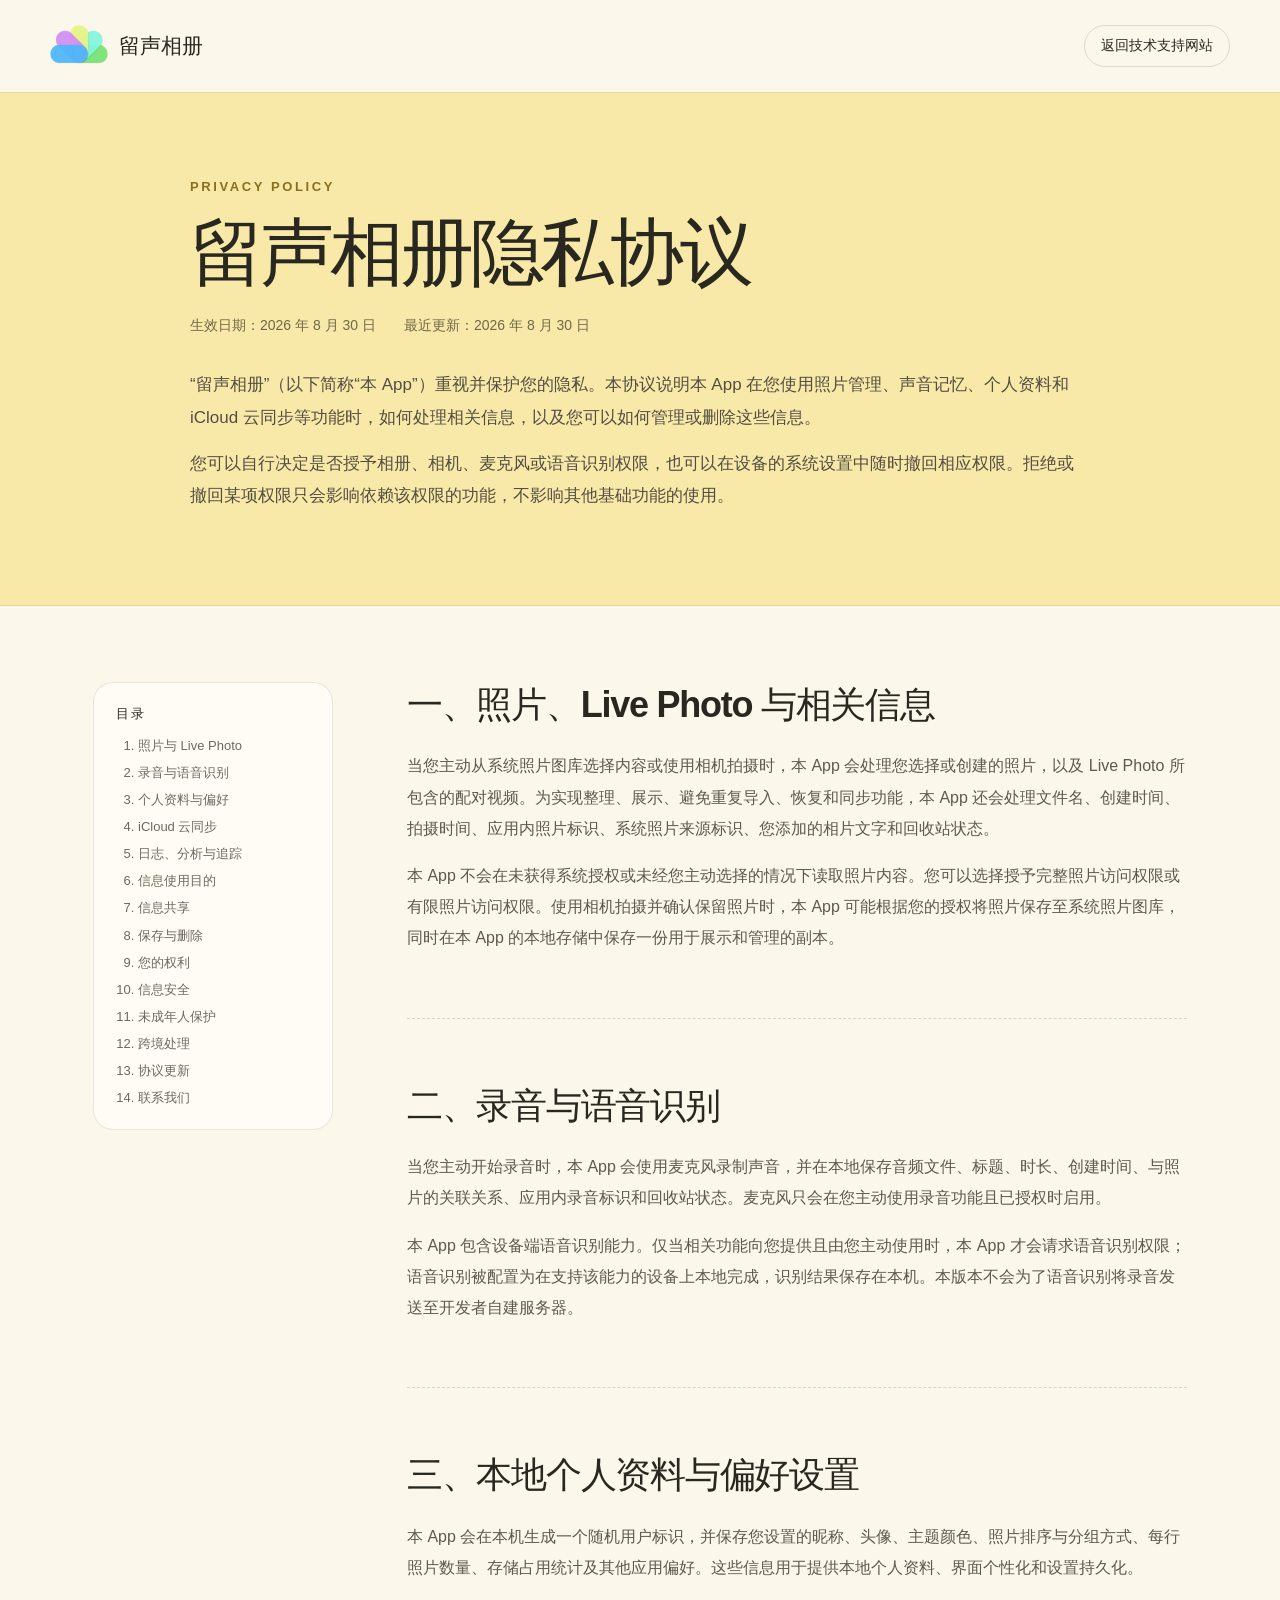
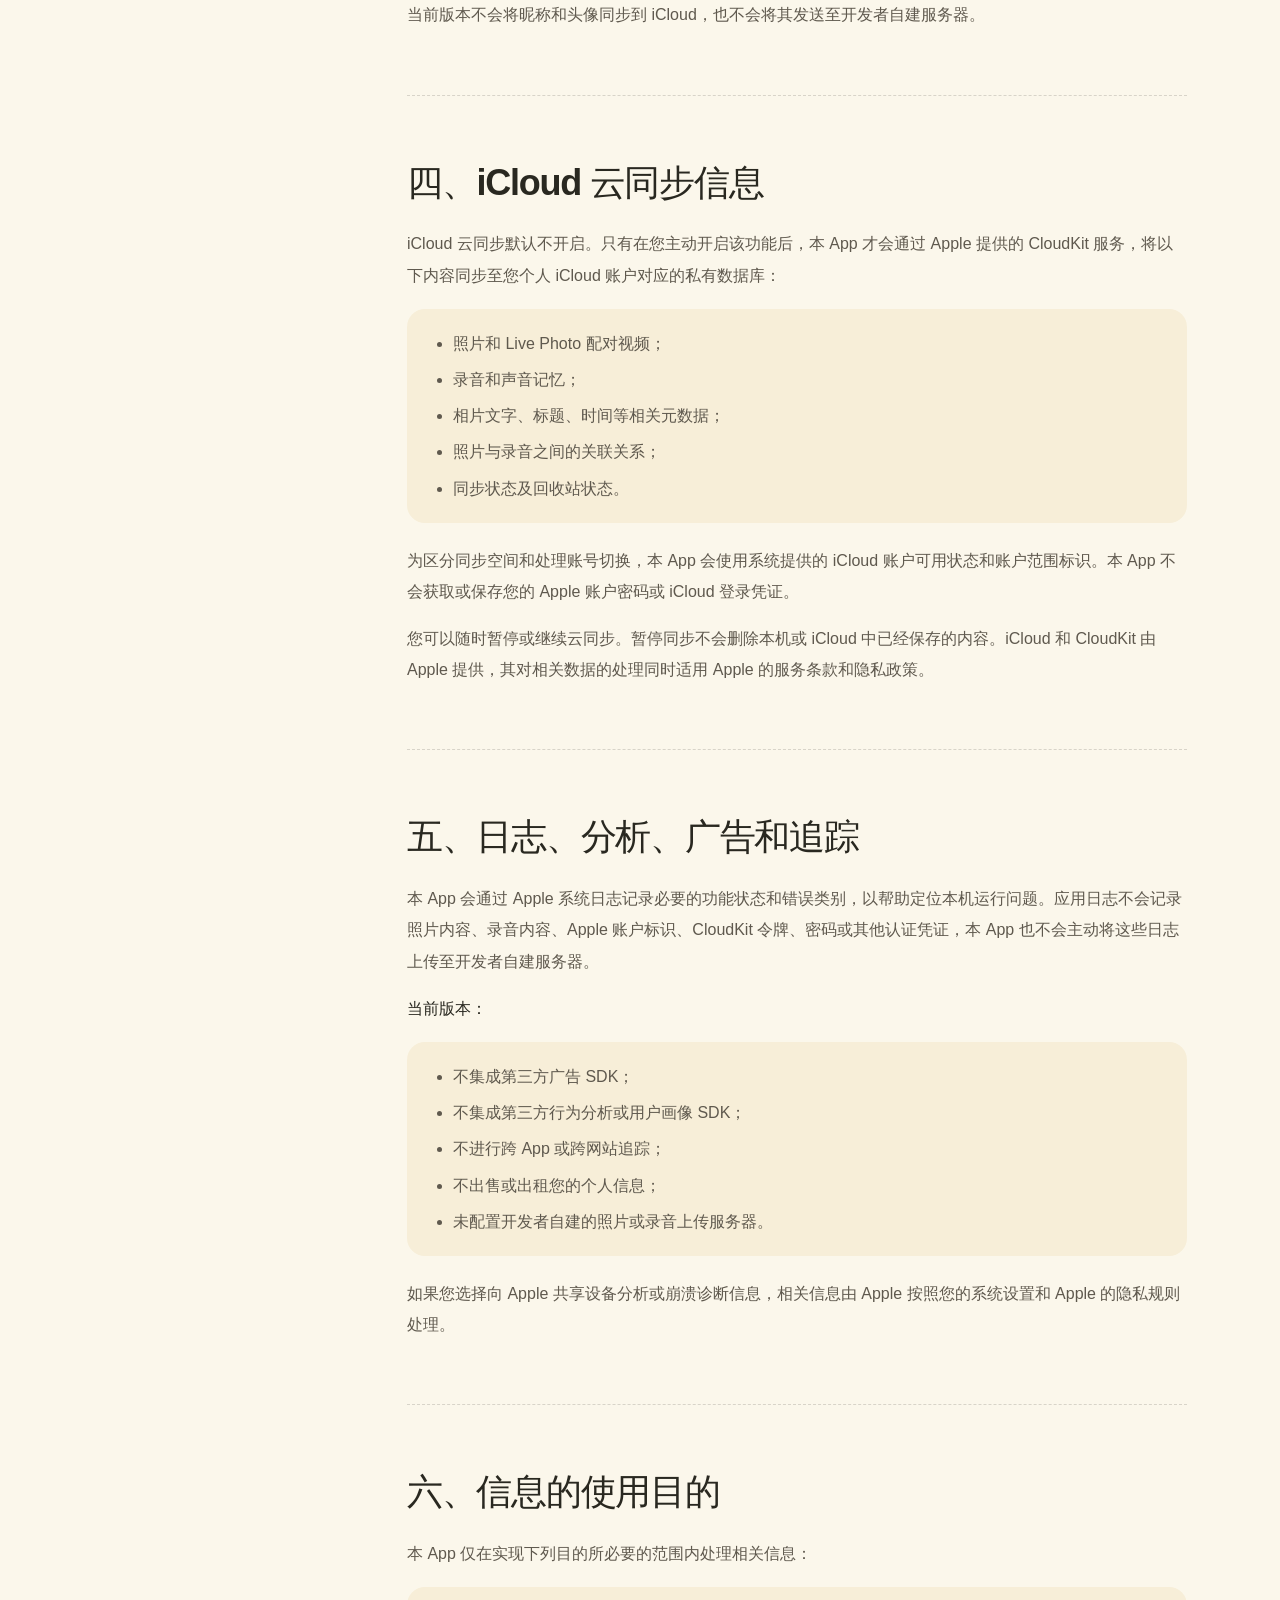
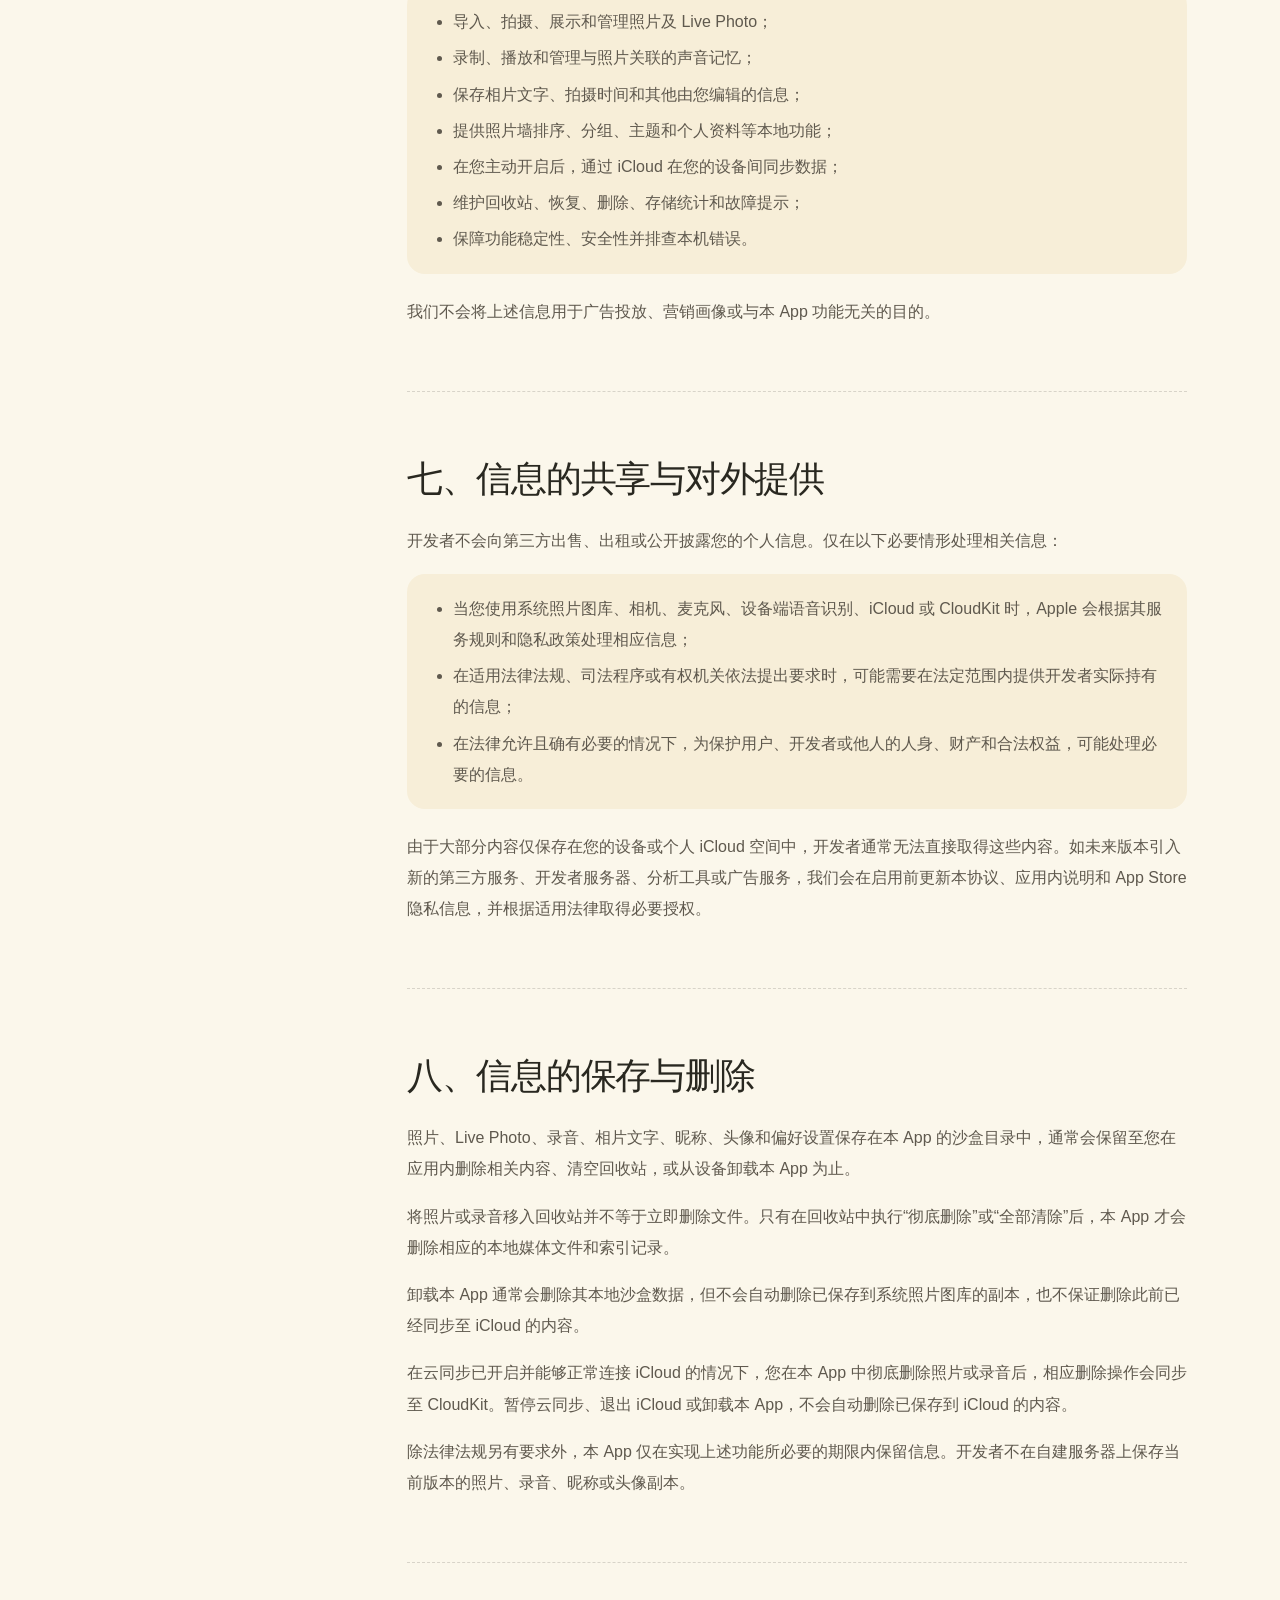
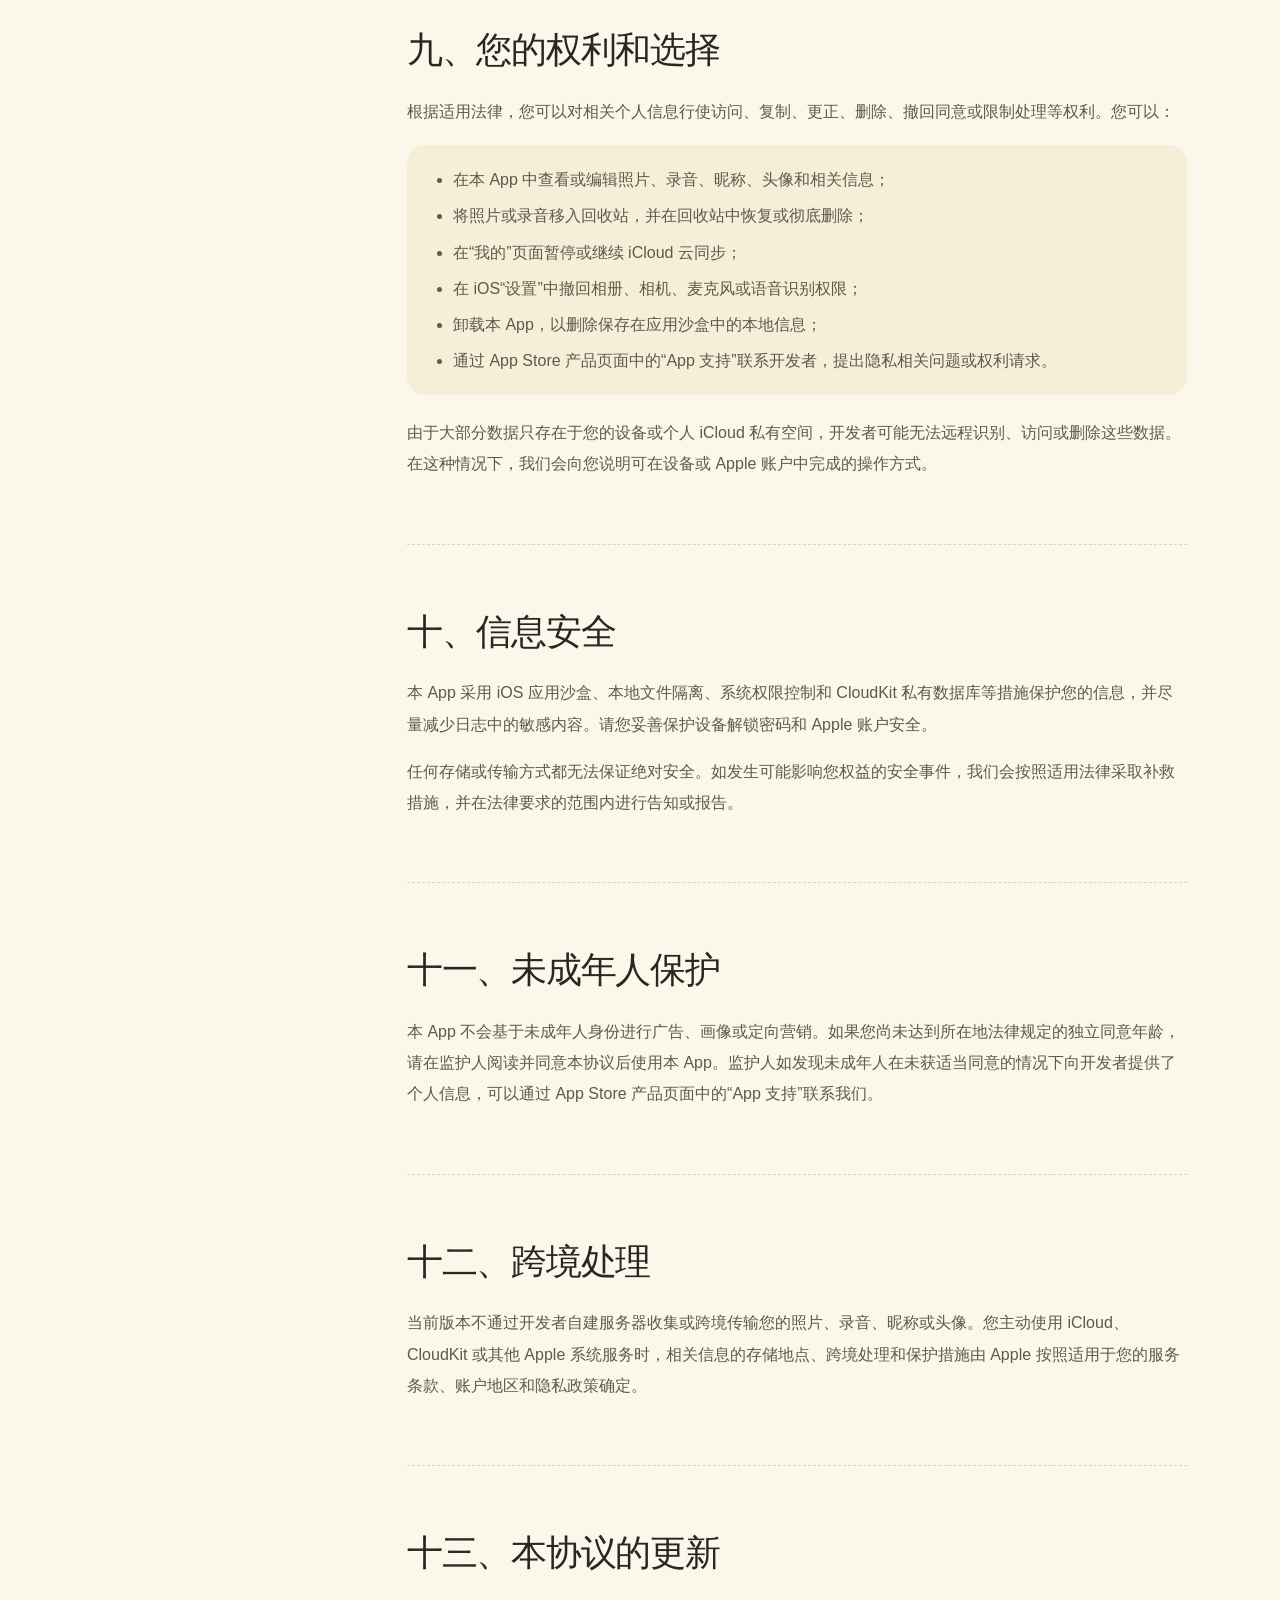
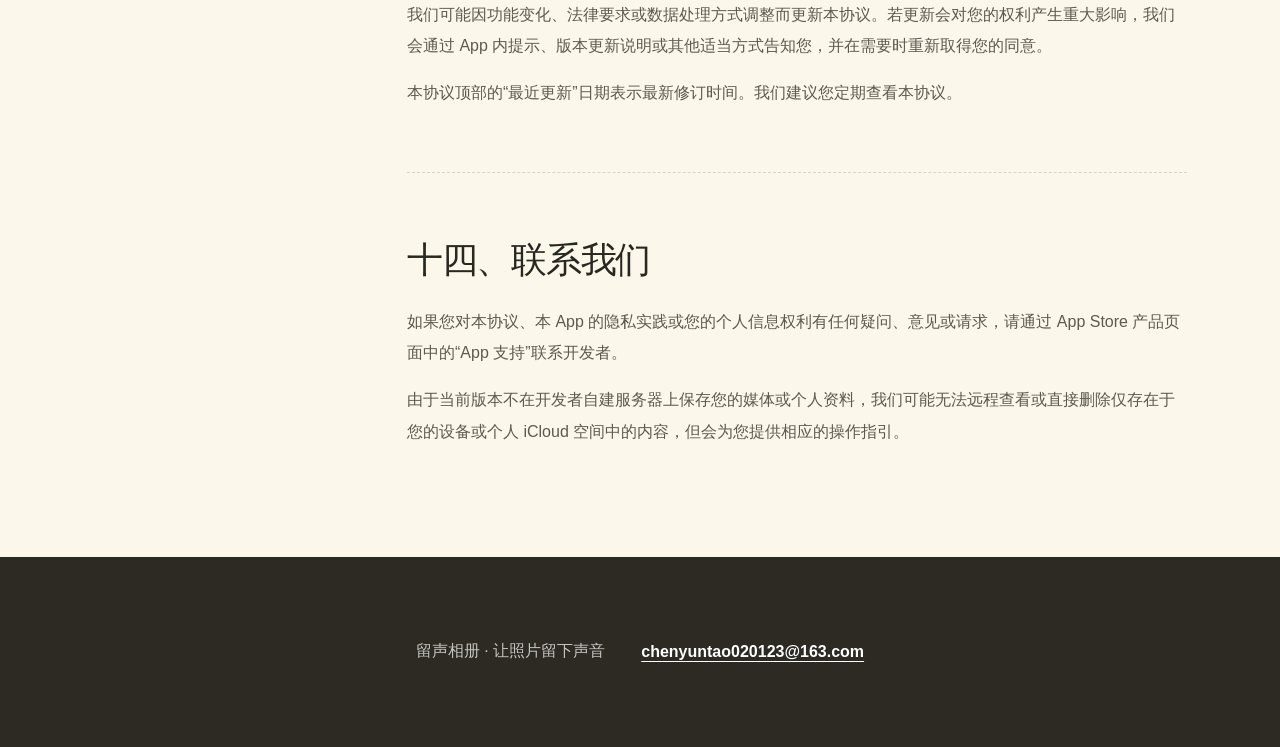
<file: public/privacy/index.html>
<!doctype html>
<html lang="zh-CN">
  <head>
    <meta charset="UTF-8" />
    <meta name="viewport" content="width=device-width, initial-scale=1.0" />
    <meta
      name="description"
      content="留声相册隐私协议：了解照片、录音、个人资料与 iCloud 云同步等信息的处理方式。"
    />
    <meta name="theme-color" content="#fbf7eb" />
    <link rel="icon" href="../assets/app-icon.webp" />
    <link rel="stylesheet" href="./privacy.css" />
    <title>隐私政策｜留声相册</title>
  </head>
  <body>
    <header class="policy-header">
      <a class="brand" href="../" aria-label="返回留声相册技术支持网站">
        <img src="../assets/app-icon.webp" alt="" />
        <span>留声相册</span>
      </a>
      <a class="back-link" href="../">返回技术支持网站</a>
    </header>

    <main>
      <section class="policy-hero" aria-labelledby="policy-title">
        <p class="eyebrow">PRIVACY POLICY</p>
        <h1 id="policy-title">留声相册隐私协议</h1>
        <div class="policy-dates" aria-label="隐私协议日期">
          <span>生效日期：2026 年 8 月 30 日</span>
          <span>最近更新：2026 年 8 月 30 日</span>
        </div>
        <p class="policy-intro">
          “留声相册”（以下简称“本 App”）重视并保护您的隐私。本协议说明本 App
          在您使用照片管理、声音记忆、个人资料和 iCloud
          云同步等功能时，如何处理相关信息，以及您可以如何管理或删除这些信息。
        </p>
        <p class="policy-intro">
          您可以自行决定是否授予相册、相机、麦克风或语音识别权限，也可以在设备的系统设置中随时撤回相应权限。拒绝或撤回某项权限只会影响依赖该权限的功能，不影响其他基础功能的使用。
        </p>
      </section>

      <div class="policy-layout">
        <aside class="table-of-contents" aria-label="隐私协议目录">
          <p>目录</p>
          <ol>
            <li><a href="#photos">照片与 Live Photo</a></li>
            <li><a href="#recordings">录音与语音识别</a></li>
            <li><a href="#profile">个人资料与偏好</a></li>
            <li><a href="#icloud">iCloud 云同步</a></li>
            <li><a href="#analytics">日志、分析与追踪</a></li>
            <li><a href="#purpose">信息使用目的</a></li>
            <li><a href="#sharing">信息共享</a></li>
            <li><a href="#retention">保存与删除</a></li>
            <li><a href="#rights">您的权利</a></li>
            <li><a href="#security">信息安全</a></li>
            <li><a href="#children">未成年人保护</a></li>
            <li><a href="#cross-border">跨境处理</a></li>
            <li><a href="#updates">协议更新</a></li>
            <li><a href="#contact">联系我们</a></li>
          </ol>
        </aside>

        <article class="policy-content">
          <section id="photos">
            <h2>一、照片、Live Photo 与相关信息</h2>
            <p>
              当您主动从系统照片图库选择内容或使用相机拍摄时，本 App 会处理您选择或创建的照片，以及 Live Photo
              所包含的配对视频。为实现整理、展示、避免重复导入、恢复和同步功能，本 App
              还会处理文件名、创建时间、拍摄时间、应用内照片标识、系统照片来源标识、您添加的相片文字和回收站状态。
            </p>
            <p>
              本 App
              不会在未获得系统授权或未经您主动选择的情况下读取照片内容。您可以选择授予完整照片访问权限或有限照片访问权限。使用相机拍摄并确认保留照片时，本 App
              可能根据您的授权将照片保存至系统照片图库，同时在本 App 的本地存储中保存一份用于展示和管理的副本。
            </p>
          </section>

          <section id="recordings">
            <h2>二、录音与语音识别</h2>
            <p>
              当您主动开始录音时，本 App
              会使用麦克风录制声音，并在本地保存音频文件、标题、时长、创建时间、与照片的关联关系、应用内录音标识和回收站状态。麦克风只会在您主动使用录音功能且已授权时启用。
            </p>
            <p>
              本 App 包含设备端语音识别能力。仅当相关功能向您提供且由您主动使用时，本 App
              才会请求语音识别权限；语音识别被配置为在支持该能力的设备上本地完成，识别结果保存在本机。本版本不会为了语音识别将录音发送至开发者自建服务器。
            </p>
          </section>

          <section id="profile">
            <h2>三、本地个人资料与偏好设置</h2>
            <p>
              本 App
              会在本机生成一个随机用户标识，并保存您设置的昵称、头像、主题颜色、照片排序与分组方式、每行照片数量、存储占用统计及其他应用偏好。这些信息用于提供本地个人资料、界面个性化和设置持久化。
            </p>
            <p>当前版本不会将昵称和头像同步到 iCloud，也不会将其发送至开发者自建服务器。</p>
          </section>

          <section id="icloud">
            <h2>四、iCloud 云同步信息</h2>
            <p>
              iCloud 云同步默认不开启。只有在您主动开启该功能后，本 App 才会通过 Apple 提供的 CloudKit
              服务，将以下内容同步至您个人 iCloud 账户对应的私有数据库：
            </p>
            <ul>
              <li>照片和 Live Photo 配对视频；</li>
              <li>录音和声音记忆；</li>
              <li>相片文字、标题、时间等相关元数据；</li>
              <li>照片与录音之间的关联关系；</li>
              <li>同步状态及回收站状态。</li>
            </ul>
            <p>
              为区分同步空间和处理账号切换，本 App 会使用系统提供的 iCloud 账户可用状态和账户范围标识。本 App
              不会获取或保存您的 Apple 账户密码或 iCloud 登录凭证。
            </p>
            <p>
              您可以随时暂停或继续云同步。暂停同步不会删除本机或 iCloud 中已经保存的内容。iCloud 和 CloudKit 由 Apple
              提供，其对相关数据的处理同时适用 Apple 的服务条款和隐私政策。
            </p>
          </section>

          <section id="analytics">
            <h2>五、日志、分析、广告和追踪</h2>
            <p>
              本 App
              会通过 Apple 系统日志记录必要的功能状态和错误类别，以帮助定位本机运行问题。应用日志不会记录照片内容、录音内容、Apple
              账户标识、CloudKit 令牌、密码或其他认证凭证，本 App 也不会主动将这些日志上传至开发者自建服务器。
            </p>
            <p><strong>当前版本：</strong></p>
            <ul>
              <li>不集成第三方广告 SDK；</li>
              <li>不集成第三方行为分析或用户画像 SDK；</li>
              <li>不进行跨 App 或跨网站追踪；</li>
              <li>不出售或出租您的个人信息；</li>
              <li>未配置开发者自建的照片或录音上传服务器。</li>
            </ul>
            <p>
              如果您选择向 Apple 共享设备分析或崩溃诊断信息，相关信息由 Apple 按照您的系统设置和 Apple
              的隐私规则处理。
            </p>
          </section>

          <section id="purpose">
            <h2>六、信息的使用目的</h2>
            <p>本 App 仅在实现下列目的所必要的范围内处理相关信息：</p>
            <ul>
              <li>导入、拍摄、展示和管理照片及 Live Photo；</li>
              <li>录制、播放和管理与照片关联的声音记忆；</li>
              <li>保存相片文字、拍摄时间和其他由您编辑的信息；</li>
              <li>提供照片墙排序、分组、主题和个人资料等本地功能；</li>
              <li>在您主动开启后，通过 iCloud 在您的设备间同步数据；</li>
              <li>维护回收站、恢复、删除、存储统计和故障提示；</li>
              <li>保障功能稳定性、安全性并排查本机错误。</li>
            </ul>
            <p>我们不会将上述信息用于广告投放、营销画像或与本 App 功能无关的目的。</p>
          </section>

          <section id="sharing">
            <h2>七、信息的共享与对外提供</h2>
            <p>开发者不会向第三方出售、出租或公开披露您的个人信息。仅在以下必要情形处理相关信息：</p>
            <ul>
              <li>
                当您使用系统照片图库、相机、麦克风、设备端语音识别、iCloud 或 CloudKit 时，Apple
                会根据其服务规则和隐私政策处理相应信息；
              </li>
              <li>在适用法律法规、司法程序或有权机关依法提出要求时，可能需要在法定范围内提供开发者实际持有的信息；</li>
              <li>在法律允许且确有必要的情况下，为保护用户、开发者或他人的人身、财产和合法权益，可能处理必要的信息。</li>
            </ul>
            <p>
              由于大部分内容仅保存在您的设备或个人 iCloud
              空间中，开发者通常无法直接取得这些内容。如未来版本引入新的第三方服务、开发者服务器、分析工具或广告服务，我们会在启用前更新本协议、应用内说明和
              App Store 隐私信息，并根据适用法律取得必要授权。
            </p>
          </section>

          <section id="retention">
            <h2>八、信息的保存与删除</h2>
            <p>
              照片、Live Photo、录音、相片文字、昵称、头像和偏好设置保存在本 App
              的沙盒目录中，通常会保留至您在应用内删除相关内容、清空回收站，或从设备卸载本 App 为止。
            </p>
            <p>
              将照片或录音移入回收站并不等于立即删除文件。只有在回收站中执行“彻底删除”或“全部清除”后，本 App
              才会删除相应的本地媒体文件和索引记录。
            </p>
            <p>
              卸载本 App
              通常会删除其本地沙盒数据，但不会自动删除已保存到系统照片图库的副本，也不保证删除此前已经同步至 iCloud 的内容。
            </p>
            <p>
              在云同步已开启并能够正常连接 iCloud 的情况下，您在本 App 中彻底删除照片或录音后，相应删除操作会同步至
              CloudKit。暂停云同步、退出 iCloud 或卸载本 App，不会自动删除已保存到 iCloud 的内容。
            </p>
            <p>
              除法律法规另有要求外，本 App
              仅在实现上述功能所必要的期限内保留信息。开发者不在自建服务器上保存当前版本的照片、录音、昵称或头像副本。
            </p>
          </section>

          <section id="rights">
            <h2>九、您的权利和选择</h2>
            <p>根据适用法律，您可以对相关个人信息行使访问、复制、更正、删除、撤回同意或限制处理等权利。您可以：</p>
            <ul>
              <li>在本 App 中查看或编辑照片、录音、昵称、头像和相关信息；</li>
              <li>将照片或录音移入回收站，并在回收站中恢复或彻底删除；</li>
              <li>在“我的”页面暂停或继续 iCloud 云同步；</li>
              <li>在 iOS“设置”中撤回相册、相机、麦克风或语音识别权限；</li>
              <li>卸载本 App，以删除保存在应用沙盒中的本地信息；</li>
              <li>通过 App Store 产品页面中的“App 支持”联系开发者，提出隐私相关问题或权利请求。</li>
            </ul>
            <p>
              由于大部分数据只存在于您的设备或个人 iCloud
              私有空间，开发者可能无法远程识别、访问或删除这些数据。在这种情况下，我们会向您说明可在设备或 Apple
              账户中完成的操作方式。
            </p>
          </section>

          <section id="security">
            <h2>十、信息安全</h2>
            <p>
              本 App 采用 iOS 应用沙盒、本地文件隔离、系统权限控制和 CloudKit
              私有数据库等措施保护您的信息，并尽量减少日志中的敏感内容。请您妥善保护设备解锁密码和 Apple 账户安全。
            </p>
            <p>
              任何存储或传输方式都无法保证绝对安全。如发生可能影响您权益的安全事件，我们会按照适用法律采取补救措施，并在法律要求的范围内进行告知或报告。
            </p>
          </section>

          <section id="children">
            <h2>十一、未成年人保护</h2>
            <p>
              本 App
              不会基于未成年人身份进行广告、画像或定向营销。如果您尚未达到所在地法律规定的独立同意年龄，请在监护人阅读并同意本协议后使用本
              App。监护人如发现未成年人在未获适当同意的情况下向开发者提供了个人信息，可以通过 App Store
              产品页面中的“App 支持”联系我们。
            </p>
          </section>

          <section id="cross-border">
            <h2>十二、跨境处理</h2>
            <p>
              当前版本不通过开发者自建服务器收集或跨境传输您的照片、录音、昵称或头像。您主动使用 iCloud、CloudKit 或其他
              Apple
              系统服务时，相关信息的存储地点、跨境处理和保护措施由 Apple
              按照适用于您的服务条款、账户地区和隐私政策确定。
            </p>
          </section>

          <section id="updates">
            <h2>十三、本协议的更新</h2>
            <p>
              我们可能因功能变化、法律要求或数据处理方式调整而更新本协议。若更新会对您的权利产生重大影响，我们会通过 App
              内提示、版本更新说明或其他适当方式告知您，并在需要时重新取得您的同意。
            </p>
            <p>本协议顶部的“最近更新”日期表示最新修订时间。我们建议您定期查看本协议。</p>
          </section>

          <section id="contact">
            <h2>十四、联系我们</h2>
            <p>
              如果您对本协议、本 App 的隐私实践或您的个人信息权利有任何疑问、意见或请求，请通过 App Store
              产品页面中的“App 支持”联系开发者。
            </p>
            <p>
              由于当前版本不在开发者自建服务器上保存您的媒体或个人资料，我们可能无法远程查看或直接删除仅存在于您的设备或个人
              iCloud 空间中的内容，但会为您提供相应的操作指引。
            </p>
          </section>
        </article>
      </div>
    </main>

    <footer class="policy-footer">
      <p>留声相册 · 让照片留下声音</p>
      <a href="mailto:chenyuntao020123@163.com">chenyuntao020123@163.com</a>
    </footer>
  </body>
</html>
</file>
<file: public/privacy/privacy.css>
:root {
  font-family: "PingFang SC", "Noto Sans SC", "Hiragino Sans GB", sans-serif;
  color: #292820;
  background: #fbf7eb;
  font-synthesis: none;
  text-rendering: optimizeLegibility;
  --ink: #292820;
  --muted: #6f695d;
  --cream: #fbf7eb;
  --paper: #fffdf7;
  --butter: #f7d66f;
  --coral: #d75f89;
}

* { box-sizing: border-box; }
html { scroll-behavior: smooth; }
body { margin: 0; min-width: 320px; min-height: 100vh; background: var(--cream); }
a { color: inherit; }
a:focus-visible { outline: 3px solid #2382df; outline-offset: 4px; }

.policy-header {
  width: min(1180px, calc(100% - 48px));
  min-height: 92px;
  margin: 0 auto;
  display: flex;
  align-items: center;
  justify-content: space-between;
  gap: 24px;
}
.brand { display: inline-flex; align-items: center; gap: 11px; font-size: 21px; font-weight: 800; text-decoration: none; }
.brand img { width: 58px; height: 44px; object-fit: contain; }
.back-link {
  padding: 11px 16px;
  border: 1px solid rgba(41, 40, 32, 0.14);
  border-radius: 999px;
  font-size: 14px;
  font-weight: 650;
  text-decoration: none;
}
.back-link:hover { background: rgba(41, 40, 32, 0.06); }

.policy-hero {
  padding: 86px max(7vw, 32px) 78px;
  background: #f8e9a8;
  border-top: 1px solid rgba(79, 57, 30, 0.1);
  border-bottom: 1px solid rgba(79, 57, 30, 0.12);
}
.policy-hero > * { width: min(900px, 100%); margin-right: auto; margin-left: auto; }
.eyebrow { margin-top: 0; color: #8a6f22; font-size: 13px; font-weight: 800; letter-spacing: 0.2em; }
h1 { margin: 18px auto 24px; font-size: clamp(46px, 6vw, 74px); line-height: 1.1; letter-spacing: -0.055em; }
.policy-dates { display: flex; flex-wrap: wrap; gap: 10px 28px; margin-bottom: 34px; color: #716849; font-size: 14px; }
.policy-intro { margin-top: 0; margin-bottom: 14px; color: #534e42; font-size: 17px; line-height: 1.9; }

.policy-layout {
  width: min(1180px, calc(100% - 48px));
  margin: 0 auto;
  padding: 76px 0 110px;
  display: grid;
  grid-template-columns: 240px minmax(0, 780px);
  justify-content: center;
  align-items: start;
  gap: 74px;
}
.table-of-contents {
  position: sticky;
  top: 28px;
  padding: 22px 22px 20px;
  border: 1px solid rgba(41, 40, 32, 0.1);
  border-radius: 20px;
  background: rgba(255, 253, 247, 0.82);
}
.table-of-contents > p { margin: 0 0 13px; font-size: 13px; font-weight: 800; letter-spacing: 0.14em; }
.table-of-contents ol { margin: 0; padding-left: 22px; color: #6f695d; font-size: 13px; line-height: 1.55; }
.table-of-contents li + li { margin-top: 7px; }
.table-of-contents a { text-decoration-color: transparent; text-underline-offset: 3px; }
.table-of-contents a:hover { color: var(--ink); text-decoration-color: currentColor; }

.policy-content { min-width: 0; }
.policy-content section { scroll-margin-top: 28px; }
.policy-content section + section { margin-top: 64px; padding-top: 64px; border-top: 1px dashed rgba(41, 40, 32, 0.17); }
.policy-content h2 { margin: 0 0 22px; font-size: clamp(27px, 3vw, 36px); line-height: 1.3; letter-spacing: -0.035em; }
.policy-content p, .policy-content li { color: #5f594e; font-size: 16px; line-height: 1.95; }
.policy-content p { margin: 0 0 16px; }
.policy-content p:last-child { margin-bottom: 0; }
.policy-content ul { margin: 18px 0 22px; padding: 19px 22px 19px 46px; border-radius: 18px; background: #f7eed8; }
.policy-content li + li { margin-top: 5px; }
.policy-content strong { color: var(--ink); }

.policy-footer {
  min-height: 190px;
  padding: 48px max(6vw, 28px);
  display: flex;
  align-items: center;
  justify-content: center;
  flex-wrap: wrap;
  gap: 12px 36px;
  background: #2c2a22;
  color: white;
}
.policy-footer p { margin: 0; color: rgba(255, 255, 255, 0.72); }
.policy-footer a { font-weight: 700; text-underline-offset: 4px; }

@media (max-width: 860px) {
  .policy-layout { grid-template-columns: 1fr; gap: 48px; }
  .table-of-contents { position: static; }
  .table-of-contents ol { columns: 2; column-gap: 36px; }
  .table-of-contents li { break-inside: avoid; }
}

@media (max-width: 600px) {
  .policy-header { width: calc(100% - 28px); min-height: 78px; }
  .brand { gap: 7px; font-size: 17px; }
  .brand img { width: 44px; height: 34px; }
  .back-link { padding: 9px 12px; font-size: 12px; }
  .policy-hero { padding: 68px 22px 60px; }
  h1 { font-size: 43px; }
  .policy-dates { display: grid; gap: 6px; }
  .policy-intro { font-size: 15px; line-height: 1.85; }
  .policy-layout { width: calc(100% - 40px); padding: 56px 0 84px; }
  .table-of-contents ol { columns: 1; }
  .policy-content section + section { margin-top: 48px; padding-top: 48px; }
  .policy-content h2 { font-size: 27px; }
  .policy-content p, .policy-content li { font-size: 15px; line-height: 1.9; }
  .policy-content ul { padding-left: 40px; }
  .policy-footer { min-height: 170px; text-align: center; }
}

@media (prefers-reduced-motion: reduce) {
  html { scroll-behavior: auto; }
}
</file>
